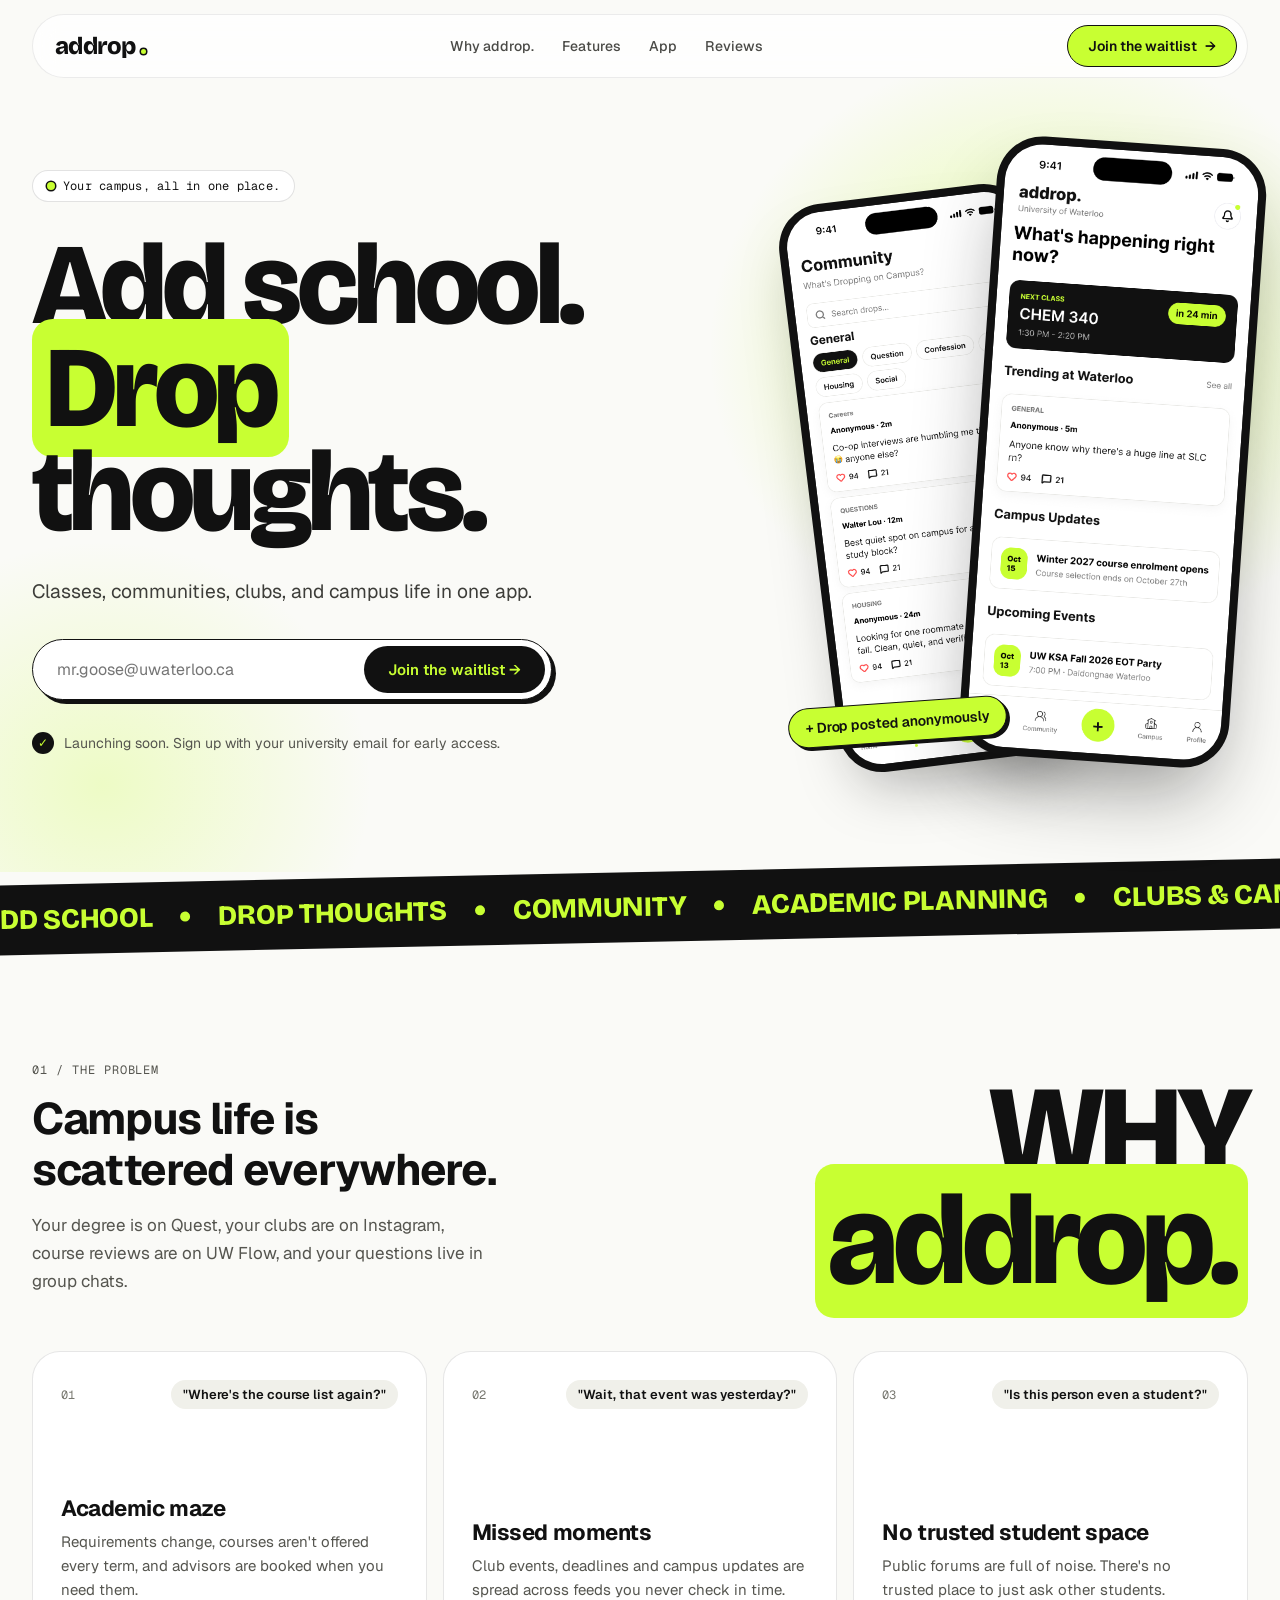
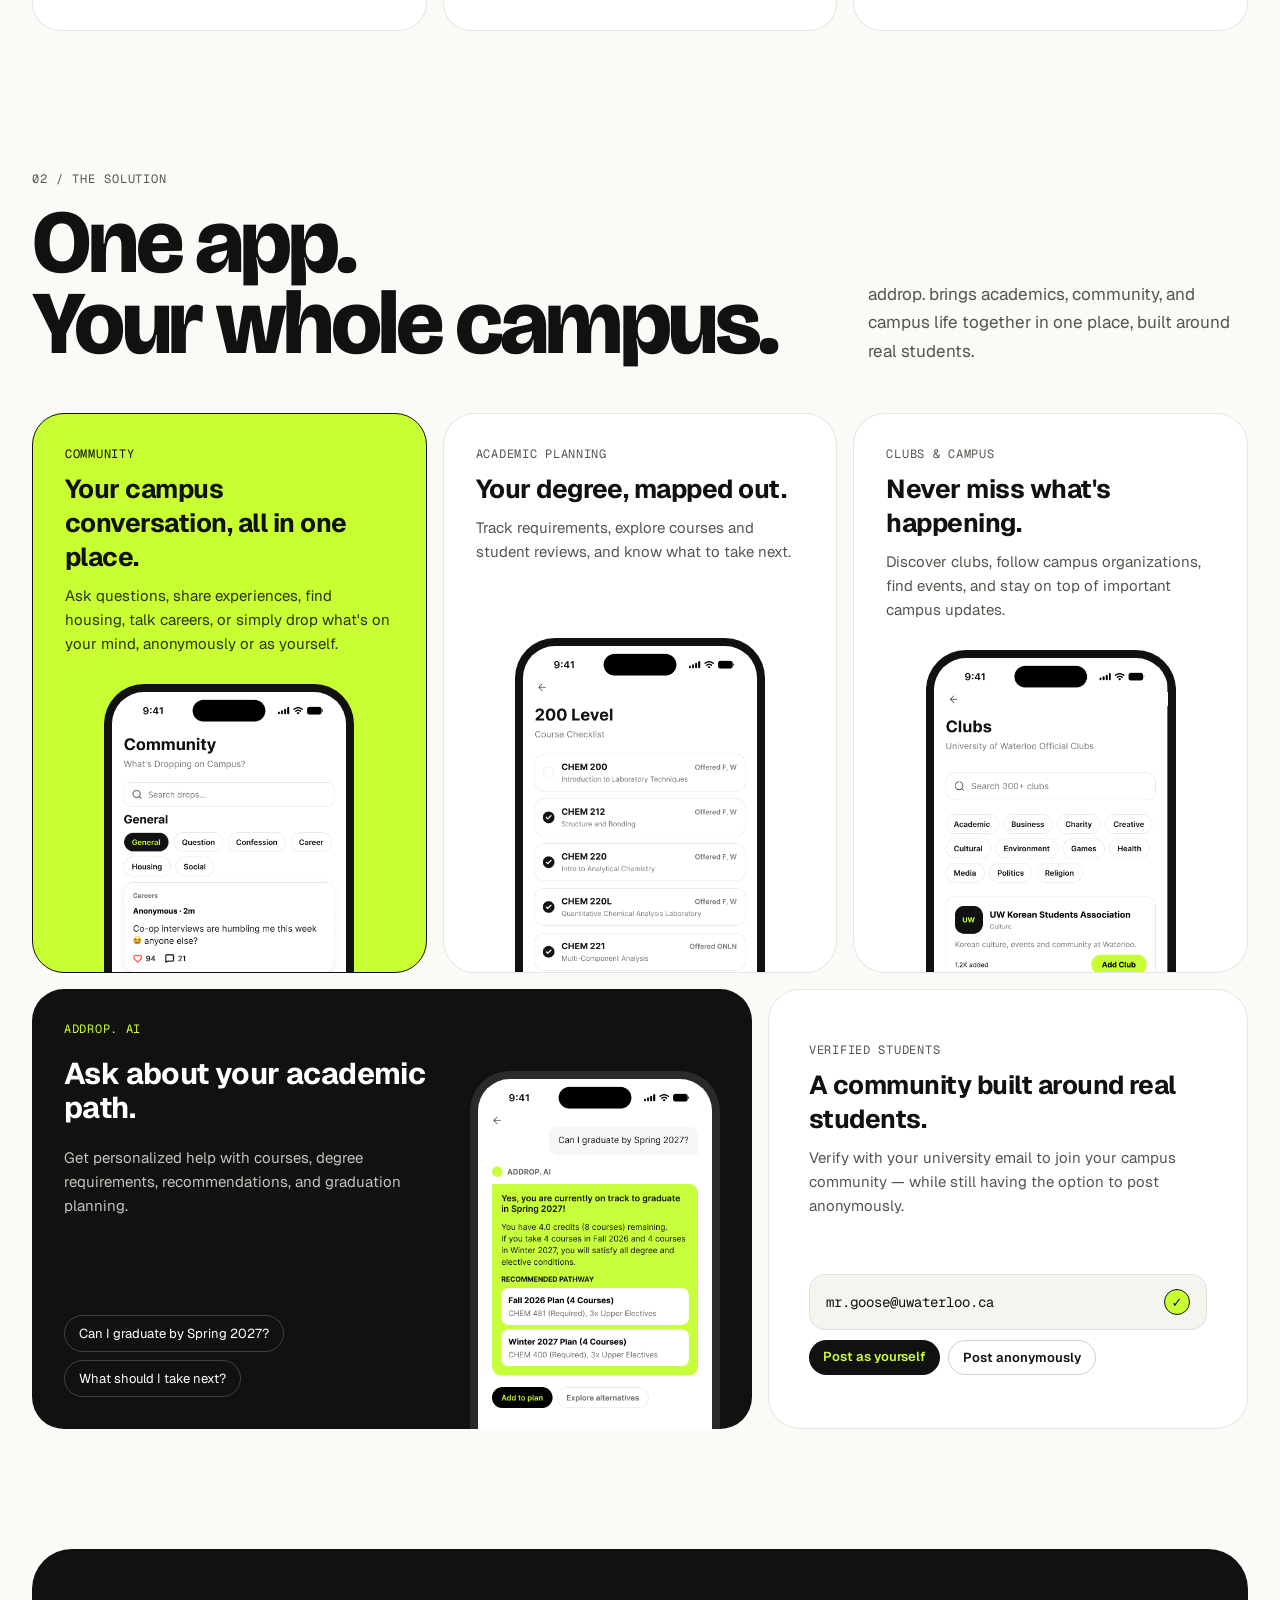
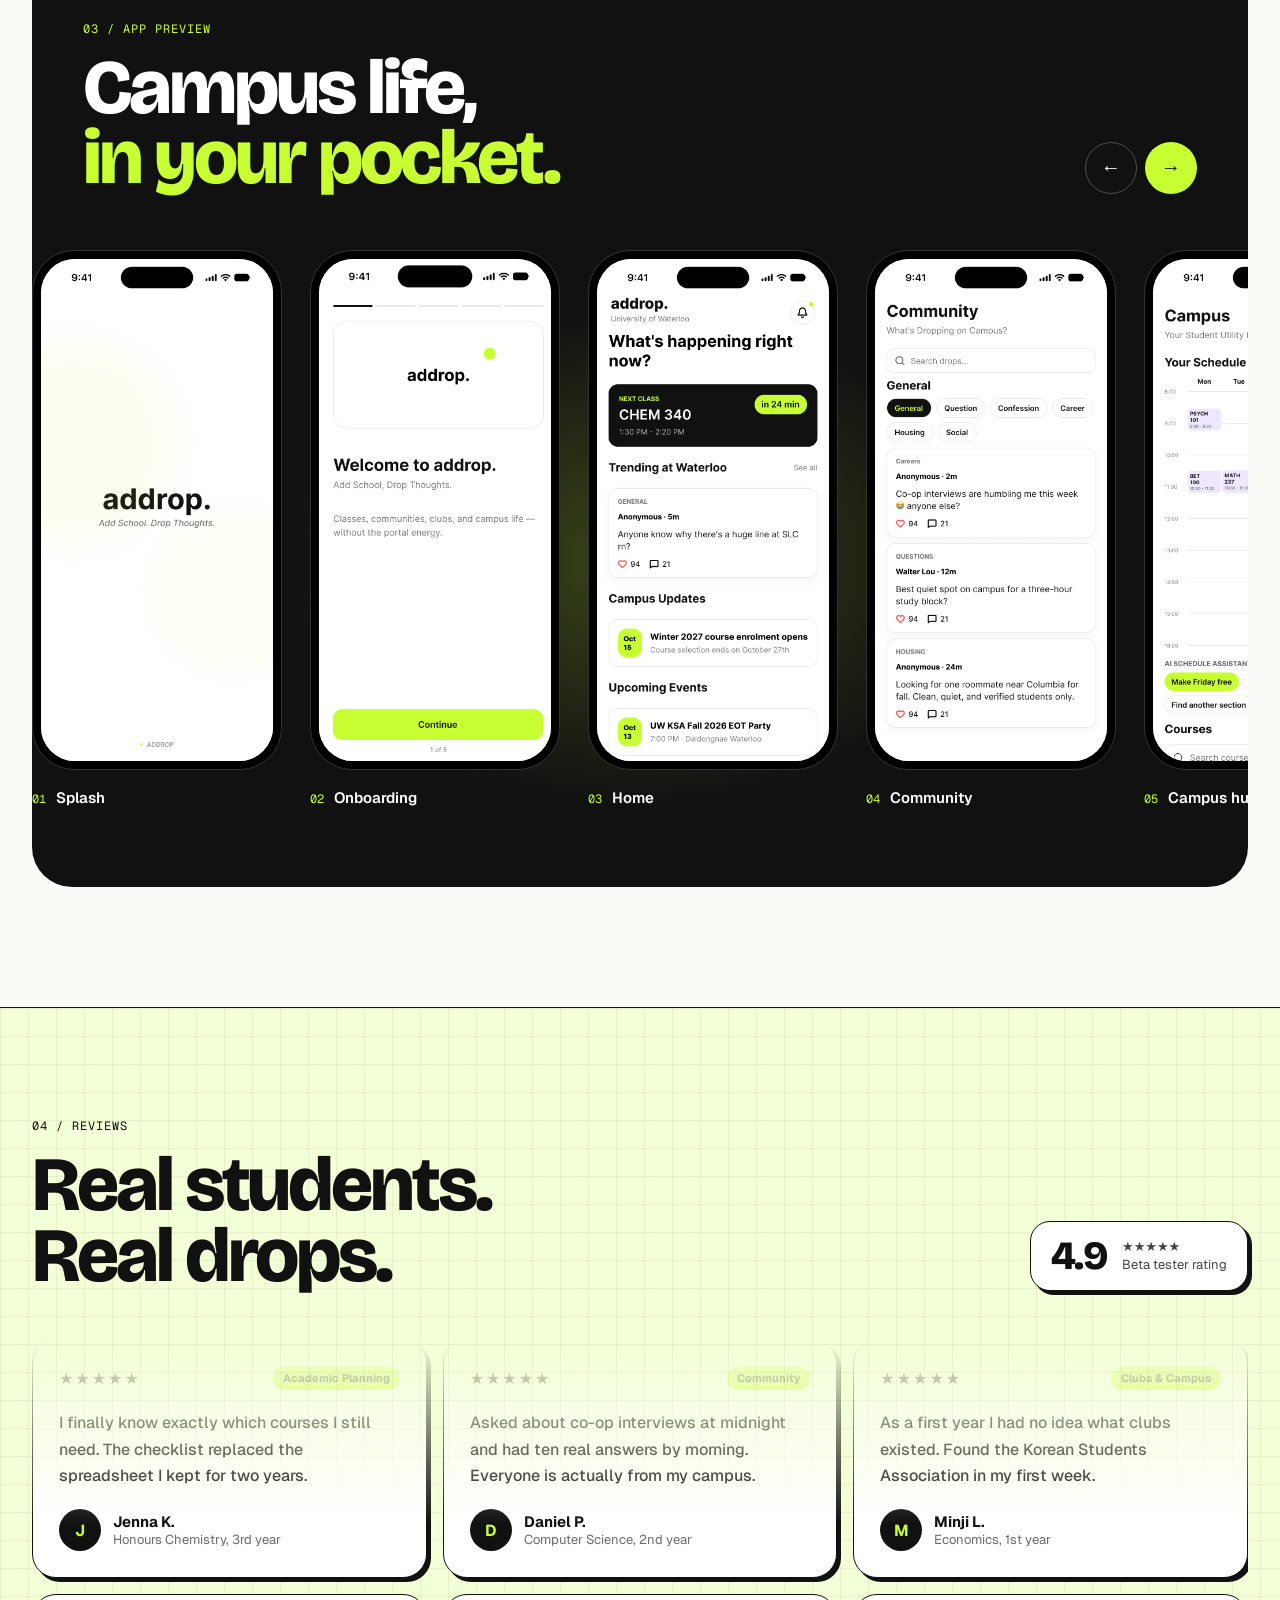
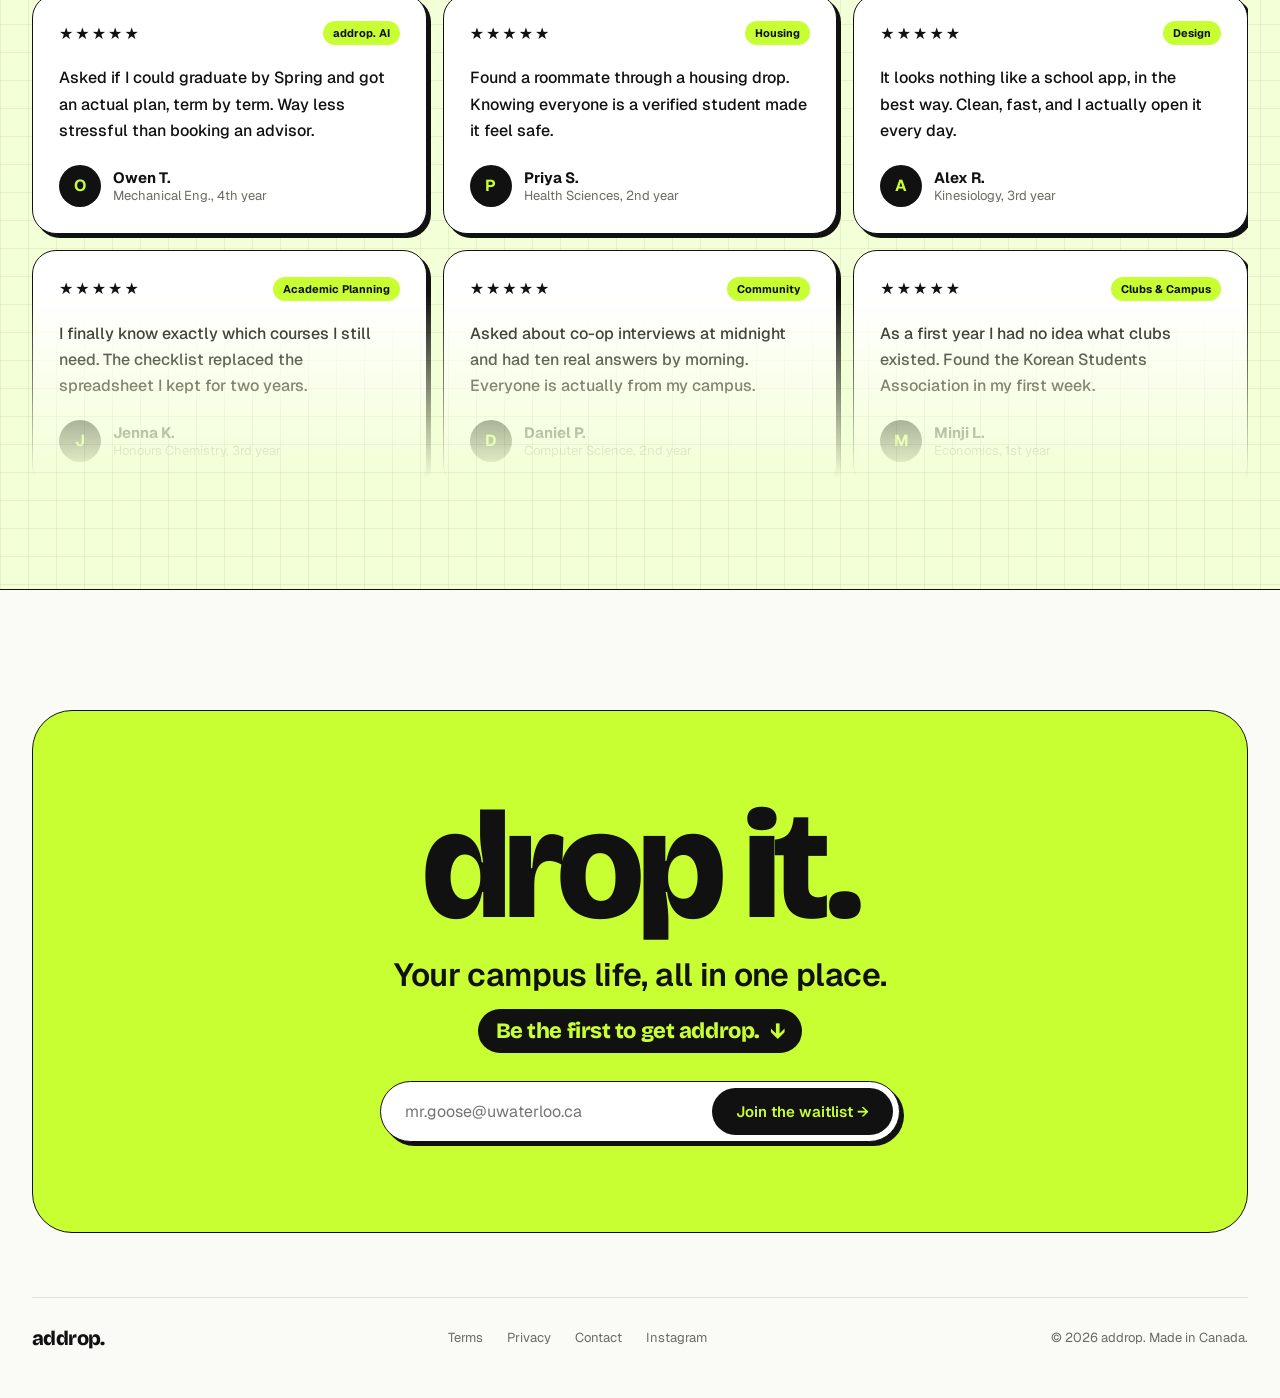
<file: site/index.html>
<!DOCTYPE html>
<html lang="en">
<head>
<meta charset="utf-8">
<meta name="viewport" content="width=device-width, initial-scale=1">
<title>addrop. — Add school. Drop thoughts.</title>
<meta name="description" content="addrop. brings academics, community, and campus life together in one app, built around verified students. Join the waitlist.">
<meta name="theme-color" content="#C8FF32">
<link rel="preconnect" href="https://fonts.googleapis.com">
<link rel="preconnect" href="https://fonts.gstatic.com" crossorigin>
<link href="https://fonts.googleapis.com/css2?family=Bricolage+Grotesque:opsz,wght@12..96,500;12..96,700;12..96,800&amp;family=Geist:wght@400;500;600;700&amp;family=Geist+Mono:wght@500&amp;display=swap" rel="stylesheet">
<link rel="stylesheet" href="styles.css">
<script src="main.js" defer></script>
</head>
<body>
<div class="page">

<!-- NAV -->
<header class="nav">
  <div class="nav__bar">
    <a href="#" class="logo" aria-label="addrop. home">addrop&nbsp;<span class="logo__dot"></span></a>
    <nav class="nav__links" aria-label="Primary">
      <a href="#why">Why addrop.</a>
      <a href="#features">Features</a>
      <a href="#preview">App</a>
      <a href="#reviews">Reviews</a>
    </nav>
    <a href="#download" class="nav__cta">Join the waitlist <span aria-hidden="true">→</span></a>
  </div>
</header>

<main>

<!-- HERO -->
<section class="hero">
  <div class="hero__glow"></div>
  <div class="hero__inner">
    <div class="hero__copy">
      <span class="pill-tag"><span class="pill-tag__dot"></span>Your campus, all in one place.</span>
      <h1 class="display hero__title">
        <span>Add school.</span>
        <span><span class="hl">Drop</span> thoughts.</span>
      </h1>
      <p class="hero__lede">Classes, communities, clubs, and campus life in one app.</p>
      <form class="waitlist" data-waitlist="hero" novalidate>
        <input class="sr-only" type="text" name="company" tabindex="-1" autocomplete="off" aria-hidden="true">
        <label class="sr-only" for="hero-email">University email</label>
        <input id="hero-email" type="email" name="email" required autocomplete="email" placeholder="mr.goose@uwaterloo.ca">
        <button type="submit">Join the waitlist →</button>
      </form>
      <p class="waitlist-error" role="alert" hidden></p>
      <div class="waitlist-done" role="status" hidden>
        <span class="waitlist-done__check" aria-hidden="true">✓</span>
        <span>You're on the list. We'll email <b data-email></b> at launch.</span>
      </div>
      <div class="hero__note">
        <span class="check" aria-hidden="true">✓</span>
        Launching soon. Sign up with your university email for early access.
      </div>
    </div>

    <div class="hero__phones">
      <div class="phone phone--back">
        <img src="assets/community.png" alt="addrop. Community screen" width="402" height="956">
      </div>
      <div class="phone phone--front">
        <img src="assets/home.png" alt="addrop. Home screen" width="402" height="956">
      </div>
      <div class="hero__chip" aria-hidden="true">+ Drop posted anonymously</div>
    </div>
  </div>
</section>

<!-- MARQUEE -->
<div class="marquee" aria-hidden="true">
  <div class="marquee__track"><span class="marquee__item">ADD SCHOOL</span><span class="marquee__item">DROP THOUGHTS</span><span class="marquee__item">COMMUNITY</span><span class="marquee__item">ACADEMIC PLANNING</span><span class="marquee__item">CLUBS &amp; CAMPUS</span><span class="marquee__item">ADDROP. AI</span><span class="marquee__item">VERIFIED STUDENTS</span><span class="marquee__item">ADD SCHOOL</span><span class="marquee__item">DROP THOUGHTS</span><span class="marquee__item">COMMUNITY</span><span class="marquee__item">ACADEMIC PLANNING</span><span class="marquee__item">CLUBS &amp; CAMPUS</span><span class="marquee__item">ADDROP. AI</span><span class="marquee__item">VERIFIED STUDENTS</span><span class="marquee__item">ADD SCHOOL</span><span class="marquee__item">DROP THOUGHTS</span><span class="marquee__item">COMMUNITY</span><span class="marquee__item">ACADEMIC PLANNING</span><span class="marquee__item">CLUBS &amp; CAMPUS</span><span class="marquee__item">ADDROP. AI</span><span class="marquee__item">VERIFIED STUDENTS</span><span class="marquee__item">ADD SCHOOL</span><span class="marquee__item">DROP THOUGHTS</span><span class="marquee__item">COMMUNITY</span><span class="marquee__item">ACADEMIC PLANNING</span><span class="marquee__item">CLUBS &amp; CAMPUS</span><span class="marquee__item">ADDROP. AI</span><span class="marquee__item">VERIFIED STUDENTS</span></div>
</div>

<!-- PROBLEM -->
<section id="why" class="problem">
  <div class="wrap">
    <div class="section-head">
      <div class="problem__intro">
        <div class="eyebrow">01 / THE PROBLEM</div>
        <h2 class="problem__title">Campus life is scattered everywhere.</h2>
        <p class="problem__body">Your degree is on Quest, your clubs are on Instagram, course reviews are on UW Flow, and your questions live in group chats.</p>
      </div>
      <div class="display problem__why" aria-hidden="true">WHY<br><span class="hl">addrop.</span></div>
    </div>
    <div class="card-grid">
      <article class="problem-card">
        <div class="problem-card__top"><span class="problem-card__num">01</span><span class="problem-card__quote">"Where's the course list again?"</span></div>
        <div><h3>Academic maze</h3><p>Requirements change, courses aren't offered every term, and advisors are booked when you need them.</p></div>
      </article>
      <article class="problem-card">
        <div class="problem-card__top"><span class="problem-card__num">02</span><span class="problem-card__quote">"Wait, that event was yesterday?"</span></div>
        <div><h3>Missed moments</h3><p>Club events, deadlines and campus updates are spread across feeds you never check in time.</p></div>
      </article>
      <article class="problem-card">
        <div class="problem-card__top"><span class="problem-card__num">03</span><span class="problem-card__quote">"Is this person even a student?"</span></div>
        <div><h3>No trusted student space</h3><p>Public forums are full of noise. There's no trusted place to just ask other students.</p></div>
      </article>
    </div>
  </div>
</section>

<!-- SOLUTION / FEATURES -->
<section id="features" class="features">
  <div class="wrap">
    <div class="section-head">
      <div>
        <div class="eyebrow">02 / THE SOLUTION</div>
        <h2 class="display features__title">One app.<br>Your whole campus.</h2>
      </div>
      <p class="features__lede">addrop. brings academics, community, and campus life together in one place, built around real students.</p>
    </div>

    <div class="features__grid">
      <article class="feature feature--shot feature--lime">
        <div>
          <div class="feature__label">COMMUNITY</div>
          <h3>Your campus conversation, all in one place.</h3>
          <p>Ask questions, share experiences, find housing, talk careers, or simply drop what's on your mind, anonymously or as yourself.</p>
        </div>
        <div class="crop-phone"><img src="assets/community.png" alt="Community feed" loading="lazy"></div>
      </article>

      <article class="feature feature--shot">
        <div>
          <div class="feature__label">ACADEMIC PLANNING</div>
          <h3>Your degree, mapped out.</h3>
          <p>Track requirements, explore courses and student reviews, and know what to take next.</p>
        </div>
        <div class="crop-phone"><img src="assets/level200.png" alt="Course checklist" loading="lazy"></div>
      </article>

      <article class="feature feature--shot">
        <div>
          <div class="feature__label">CLUBS &amp; CAMPUS</div>
          <h3>Never miss what's happening.</h3>
          <p>Discover clubs, follow campus organizations, find events, and stay on top of important campus updates.</p>
        </div>
        <div class="crop-phone"><img src="assets/clubs.png" alt="Clubs" loading="lazy"></div>
      </article>

      <article class="feature feature--ai">
        <div class="feature__copy">
          <div class="feature__label">ADDROP. AI</div>
          <h3>Ask about your academic path.</h3>
          <p>Get personalized help with courses, degree requirements, recommendations, and graduation planning.</p>
          <div class="ai-prompts">
            <span>Can I graduate by Spring 2027?</span>
            <span>What should I take next?</span>
          </div>
        </div>
        <div class="crop-phone"><img src="assets/ai.png" alt="addrop. AI chat" loading="lazy"></div>
      </article>

      <article class="feature feature--verified">
        <div class="feature__copy">
          <div class="feature__label">VERIFIED STUDENTS</div>
          <h3>A community built around real students.</h3>
          <p>Verify with your university email to join your campus community — while still having the option to post anonymously.</p>
        </div>
        <div class="verify-demo" aria-hidden="true">
          <div class="verify-demo__email">
            <span>mr.goose@uwaterloo.ca</span>
            <span class="verify-demo__check">✓</span>
          </div>
          <div class="verify-demo__modes">
            <span class="is-on">Post as yourself</span>
            <span>Post anonymously</span>
          </div>
        </div>
      </article>
    </div>
  </div>
</section>

<!-- APP PREVIEW -->
<section id="preview" class="preview">
  <div class="preview__panel">
    <div class="preview__glow"></div>
    <div class="section-head">
      <div>
        <div class="eyebrow">03 / APP PREVIEW</div>
        <h2 class="display preview__title">Campus life,<br><span>in your pocket.</span></h2>
      </div>
      <div class="preview__arrows">
        <button type="button" class="prev" data-rail-dir="-1" aria-label="Previous screens">←</button>
        <button type="button" class="next" data-rail-dir="1" aria-label="Next screens">→</button>
      </div>
    </div>
    <ul class="rail" data-rail>
      <li><div class="rail__phone"><img src="assets/start.png" alt="Splash screen" loading="lazy"></div><div class="rail__caption"><span>01</span><span>Splash</span></div></li>
      <li><div class="rail__phone"><img src="assets/welcome.png" alt="Onboarding screen" loading="lazy"></div><div class="rail__caption"><span>02</span><span>Onboarding</span></div></li>
      <li><div class="rail__phone"><img src="assets/home.png" alt="Home screen" loading="lazy"></div><div class="rail__caption"><span>03</span><span>Home</span></div></li>
      <li><div class="rail__phone"><img src="assets/community.png" alt="Community screen" loading="lazy"></div><div class="rail__caption"><span>04</span><span>Community</span></div></li>
      <li><div class="rail__phone"><img src="assets/campus.png" alt="Campus hub screen" loading="lazy"></div><div class="rail__caption"><span>05</span><span>Campus hub</span></div></li>
      <li><div class="rail__phone"><img src="assets/level200.png" alt="Course checklist screen" loading="lazy"></div><div class="rail__caption"><span>06</span><span>Course checklist</span></div></li>
      <li><div class="rail__phone"><img src="assets/clubs.png" alt="Clubs screen" loading="lazy"></div><div class="rail__caption"><span>07</span><span>Clubs</span></div></li>
      <li><div class="rail__phone"><img src="assets/ai.png" alt="addrop. AI screen" loading="lazy"></div><div class="rail__caption"><span>08</span><span>addrop. AI</span></div></li>
      <li><div class="rail__phone"><img src="assets/profile.png" alt="Profile screen" loading="lazy"></div><div class="rail__caption"><span>09</span><span>Profile</span></div></li>
    </ul>
  </div>
</section>

<!-- REVIEWS (placeholder copy — replace with real beta tester quotes and rating before launch) -->
<section id="reviews" class="reviews">
  <div class="wrap">
    <div class="section-head">
      <div>
        <div class="eyebrow">04 / REVIEWS</div>
        <h2 class="display reviews__title">Real students.<br>Real drops.</h2>
      </div>
      <div class="rating">
        <span class="rating__score">4.9</span>
        <span class="rating__label"><span aria-hidden="true">★★★★★</span><br>Beta tester rating</span>
      </div>
    </div>
    <div class="card-grid" data-review-columns>
      <figure class="review">
        <div class="review__top"><span class="review__stars" aria-label="5 out of 5 stars">★★★★★</span><span class="review__tag">Academic Planning</span></div>
        <blockquote>I finally know exactly which courses I still need. The checklist replaced the spreadsheet I kept for two years.</blockquote>
        <figcaption class="review__who">
          <span class="review__avatar" aria-hidden="true">J</span>
          <div><div class="review__name">Jenna K.</div><div class="review__major">Honours Chemistry, 3rd year</div></div>
        </figcaption>
      </figure>
      <figure class="review">
        <div class="review__top"><span class="review__stars" aria-label="5 out of 5 stars">★★★★★</span><span class="review__tag">Community</span></div>
        <blockquote>Asked about co-op interviews at midnight and had ten real answers by morning. Everyone is actually from my campus.</blockquote>
        <figcaption class="review__who">
          <span class="review__avatar" aria-hidden="true">D</span>
          <div><div class="review__name">Daniel P.</div><div class="review__major">Computer Science, 2nd year</div></div>
        </figcaption>
      </figure>
      <figure class="review">
        <div class="review__top"><span class="review__stars" aria-label="5 out of 5 stars">★★★★★</span><span class="review__tag">Clubs &amp; Campus</span></div>
        <blockquote>As a first year I had no idea what clubs existed. Found the Korean Students Association in my first week.</blockquote>
        <figcaption class="review__who">
          <span class="review__avatar" aria-hidden="true">M</span>
          <div><div class="review__name">Minji L.</div><div class="review__major">Economics, 1st year</div></div>
        </figcaption>
      </figure>
      <figure class="review">
        <div class="review__top"><span class="review__stars" aria-label="5 out of 5 stars">★★★★★</span><span class="review__tag">addrop. AI</span></div>
        <blockquote>Asked if I could graduate by Spring and got an actual plan, term by term. Way less stressful than booking an advisor.</blockquote>
        <figcaption class="review__who">
          <span class="review__avatar" aria-hidden="true">O</span>
          <div><div class="review__name">Owen T.</div><div class="review__major">Mechanical Eng., 4th year</div></div>
        </figcaption>
      </figure>
      <figure class="review">
        <div class="review__top"><span class="review__stars" aria-label="5 out of 5 stars">★★★★★</span><span class="review__tag">Housing</span></div>
        <blockquote>Found a roommate through a housing drop. Knowing everyone is a verified student made it feel safe.</blockquote>
        <figcaption class="review__who">
          <span class="review__avatar" aria-hidden="true">P</span>
          <div><div class="review__name">Priya S.</div><div class="review__major">Health Sciences, 2nd year</div></div>
        </figcaption>
      </figure>
      <figure class="review">
        <div class="review__top"><span class="review__stars" aria-label="5 out of 5 stars">★★★★★</span><span class="review__tag">Design</span></div>
        <blockquote>It looks nothing like a school app, in the best way. Clean, fast, and I actually open it every day.</blockquote>
        <figcaption class="review__who">
          <span class="review__avatar" aria-hidden="true">A</span>
          <div><div class="review__name">Alex R.</div><div class="review__major">Kinesiology, 3rd year</div></div>
        </figcaption>
      </figure>
    </div>
  </div>
</section>

<!-- CTA -->
<section id="download" class="cta">
  <div class="cta__panel">
    <h2 class="display cta__title">drop it.</h2>
    <div class="cta__sub">
      <p>Your campus life, all in one place.</p>
      <span class="cta__label">Be the first to get addrop. <span aria-hidden="true">↓</span></span>
    </div>
    <form class="waitlist" data-waitlist="cta" novalidate>
      <input class="sr-only" type="text" name="company" tabindex="-1" autocomplete="off" aria-hidden="true">
      <label class="sr-only" for="cta-email">University email</label>
      <input id="cta-email" type="email" name="email" required autocomplete="email" placeholder="mr.goose@uwaterloo.ca">
      <button type="submit">Join the waitlist →</button>
    </form>
    <p class="waitlist-error" role="alert" hidden></p>
    <div class="waitlist-done" role="status" hidden>
      <span class="waitlist-done__check" aria-hidden="true">✓</span>
      <span>You're on the list. We'll email <b data-email></b> at launch.</span>
    </div>
  </div>
  <footer class="footer">
    <div class="footer__logo">addrop.</div>
    <div class="footer__links"><a href="#">Terms</a><a href="#">Privacy</a><a href="#">Contact</a><a href="#">Instagram</a></div>
    <div>© 2026 addrop. Made in Canada.</div>
  </footer>
</section>

</main>
</div>
</body>
</html>
</file>
<file: site/styles.css>
/* addrop. landing page — implemented from "Addrop Landing v2.dc.html" (Claude Design handoff) */

:root {
  --lime: #C8FF32;
  --ink: #111111;
  --paper: #FAFAF7;
  --muted: #55554f;
  --gutter: clamp(16px, 3vw, 32px);
  --display: 'Bricolage Grotesque', sans-serif;
  --mono: 'Geist Mono', monospace;
}

*, *::before, *::after { box-sizing: border-box; }

body {
  margin: 0;
  background: var(--paper);
  color: var(--ink);
  font-family: 'Geist', system-ui, sans-serif;
  -webkit-font-smoothing: antialiased;
}

a { color: var(--ink); text-decoration: none; }

img { display: block; }

.page { min-height: 100vh; overflow-x: hidden; }
.wrap { max-width: 1280px; margin: 0 auto; }

.eyebrow {
  font-family: var(--mono);
  font-size: 12px;
  letter-spacing: 0.08em;
  margin-bottom: 16px;
  color: var(--muted);
}

.display {
  margin: 0;
  font-family: var(--display);
  font-weight: 800;
  letter-spacing: -0.04em;
}

.section-head {
  display: flex;
  flex-wrap: wrap;
  justify-content: space-between;
  align-items: flex-end;
  gap: 24px;
  margin-bottom: 48px;
}

.hl { background: var(--lime); }

/* ---------- Nav ---------- */
.nav {
  position: sticky;
  top: 0;
  z-index: 50;
  padding: 14px var(--gutter);
}
.nav__bar {
  max-width: 1280px;
  margin: 0 auto;
  display: flex;
  align-items: center;
  justify-content: space-between;
  gap: 16px;
  padding: 10px 10px 10px 22px;
  border-radius: 999px;
  background: rgba(255, 255, 255, 0.78);
  backdrop-filter: blur(14px);
  -webkit-backdrop-filter: blur(14px);
  border: 1px solid rgba(17, 17, 17, 0.08);
}
.logo {
  font-family: var(--display);
  font-weight: 800;
  font-size: 24px;
  letter-spacing: -0.03em;
  display: flex;
  align-items: baseline;
  gap: 1px;
}
.logo__dot {
  width: 5px;
  height: 5px;
  border-radius: 50%;
  background: var(--lime);
  display: inline-block;
  box-shadow: 0 0 0 1.5px var(--ink);
}
.nav__links {
  display: flex;
  gap: 28px;
  font-size: 14px;
  font-weight: 500;
  color: #4a4a46;
  flex-wrap: wrap;
}
.nav__links a { color: inherit; }
.nav__cta {
  display: flex;
  align-items: center;
  gap: 8px;
  padding: 11px 20px;
  border-radius: 999px;
  background: var(--lime);
  color: var(--ink);
  font-size: 14px;
  font-weight: 600;
  border: 1.5px solid var(--ink);
  white-space: nowrap;
}

/* ---------- Hero ---------- */
.hero {
  position: relative;
  margin-top: -90px;
  padding: 140px var(--gutter) 90px;
}
.hero__glow {
  position: absolute;
  inset: 0;
  z-index: 0;
  pointer-events: none;
  background:
    radial-gradient(38% 50% at 82% 40%, rgba(200, 255, 50, 0.45), transparent 70%),
    radial-gradient(30% 40% at 8% 90%, rgba(200, 255, 50, 0.25), transparent 70%);
}
.hero__inner {
  position: relative;
  z-index: 1;
  max-width: 1280px;
  margin: 0 auto;
  display: flex;
  flex-wrap: wrap;
  gap: 48px;
  align-items: center;
  justify-content: space-between;
}
.hero__copy {
  flex: 1 1 560px;
  min-width: 0;
  display: flex;
  flex-direction: column;
  gap: 32px;
}
.pill-tag {
  align-self: flex-start;
  display: inline-flex;
  align-items: center;
  gap: 8px;
  padding: 7px 14px;
  border-radius: 999px;
  background: #fff;
  border: 1px solid rgba(17, 17, 17, 0.12);
  font-family: var(--mono);
  font-size: 12px;
  letter-spacing: 0.02em;
}
.pill-tag__dot {
  width: 8px;
  height: 8px;
  border-radius: 50%;
  background: var(--lime);
  box-shadow: 0 0 0 1.5px var(--ink);
}
.hero__title {
  font-size: clamp(60px, 9vw, 136px);
  line-height: 0.9;
}
.hero__title > span { display: block; }
.hero__title .hl {
  padding: 0 0.12em;
  border-radius: 0.18em;
  box-decoration-break: clone;
  -webkit-box-decoration-break: clone;
}
.hero__lede {
  margin: 0;
  max-width: 500px;
  font-size: clamp(17px, 1.5vw, 20px);
  line-height: 1.6;
  color: #3d3d39;
  text-wrap: pretty;
}
.hero__note {
  display: flex;
  align-items: center;
  gap: 10px;
  font-size: 14px;
  color: var(--muted);
}
.check {
  flex: 0 0 auto;
  width: 22px;
  height: 22px;
  border-radius: 50%;
  background: var(--ink);
  color: var(--lime);
  display: grid;
  place-items: center;
  font-size: 12px;
  font-weight: 700;
}

.hero__phones {
  flex: 0 1 auto;
  position: relative;
  margin: 0 auto;
  width: 440px;
  max-width: 100%;
  height: 640px;
}
.phone {
  position: absolute;
  background: var(--ink);
  padding: 8px;
}
.phone img {
  width: 100%;
  height: auto; /* the img's height="956" attribute would otherwise override aspect-ratio */
  aspect-ratio: 402 / 956;
  object-fit: cover;
  object-position: top;
}
.phone--back {
  left: 0;
  top: 50px;
  width: 250px;
  border-radius: 44px;
  transform: rotate(-7deg);
  box-shadow: 0 30px 60px -20px rgba(17, 17, 17, 0.35);
}
.phone--back img { border-radius: 36px; }
.phone--front {
  right: 0;
  top: 0;
  width: 270px;
  border-radius: 46px;
  transform: rotate(4deg);
  box-shadow: 0 40px 80px -20px rgba(17, 17, 17, 0.45);
}
.phone--front img { border-radius: 38px; }
.hero__chip {
  position: absolute;
  left: -20px;
  bottom: 40px;
  z-index: 3;
  display: flex;
  align-items: center;
  gap: 8px;
  padding: 10px 16px;
  border-radius: 999px;
  background: var(--lime);
  border: 1.5px solid var(--ink);
  font-size: 14px;
  font-weight: 600;
  transform: rotate(-4deg);
  box-shadow: 3px 3px 0 var(--ink);
}

/* ---------- Waitlist form (hero + CTA) ---------- */
.waitlist {
  display: flex;
  flex-wrap: wrap;
  gap: 8px;
  padding: 6px;
  border-radius: 999px;
  background: #fff;
  border: 1.5px solid var(--ink);
  max-width: 520px;
  width: 100%;
  box-shadow: 4px 4px 0 var(--ink);
}
.waitlist input {
  flex: 1 1 200px;
  min-width: 0;
  border: 0;
  outline: none;
  background: transparent;
  padding: 12px 18px;
  font: inherit;
  font-size: 16px;
  color: var(--ink);
}
.waitlist button {
  flex: 0 0 auto;
  border: 0;
  cursor: pointer;
  padding: 14px 24px;
  border-radius: 999px;
  background: var(--ink);
  color: var(--lime);
  font: inherit;
  font-size: 15px;
  font-weight: 600;
}
.waitlist button:disabled { opacity: 0.6; cursor: progress; }
.waitlist-done {
  display: flex;
  align-items: center;
  gap: 12px;
  padding: 14px 20px;
  border-radius: 999px;
  background: var(--ink);
  color: #fff;
  max-width: 520px;
  width: 100%;
  font-size: 15px;
  text-align: left;
}
.waitlist-done__check {
  flex: 0 0 26px;
  width: 26px;
  height: 26px;
  border-radius: 50%;
  background: var(--lime);
  color: var(--ink);
  display: grid;
  place-items: center;
  font-size: 13px;
  font-weight: 700;
}
.waitlist-done b { color: var(--lime); }
.waitlist-error {
  margin: -16px 0 0;
  font-size: 14px;
  color: #b00020;
}
.cta .waitlist-error { margin: 0; }
[hidden] { display: none !important; }

/* ---------- Marquee ---------- */
.marquee {
  overflow-anchor: none;
  background: var(--ink);
  color: var(--lime);
  padding: 18px 0;
  overflow: hidden;
  transform: rotate(-1.2deg);
  margin: 0 -20px;
}
.marquee__track {
  display: inline-flex;
  white-space: nowrap;
  animation: marquee 45s linear infinite;
  font-family: var(--display);
  font-weight: 800;
  font-size: 28px;
  letter-spacing: -0.01em;
}
.marquee__item {
  display: inline-flex;
  align-items: center;
  gap: 28px;
  padding-right: 28px;
}
.marquee__item::after {
  content: '';
  width: 10px;
  height: 10px;
  border-radius: 50%;
  background: var(--lime);
  display: inline-block;
}
@keyframes marquee { from { transform: translateX(0); } to { transform: translateX(-50%); } }
@media (prefers-reduced-motion: reduce) { .marquee__track { animation: none; } }

/* ---------- Problem ---------- */
.problem { padding: 120px var(--gutter) 60px; }
.problem .section-head { gap: 32px; margin-bottom: 56px; }
.problem__intro { max-width: 480px; }
.problem__title {
  margin: 0;
  font-size: clamp(30px, 3.6vw, 44px);
  line-height: 1.15;
  letter-spacing: -0.03em;
  font-weight: 700;
  text-wrap: pretty;
}
.problem__body {
  margin: 16px 0 0;
  font-size: 17px;
  line-height: 1.65;
  color: var(--muted);
  text-wrap: pretty;
}
.problem__why {
  font-size: clamp(64px, 10vw, 140px);
  line-height: 0.85;
  text-align: right;
}
.problem__why .hl { padding: 0 0.1em; border-radius: 0.15em; }

.card-grid {
  display: grid;
  grid-template-columns: repeat(auto-fit, minmax(min(100%, 280px), 1fr));
  gap: 16px;
}
.problem-card {
  border-radius: 28px;
  background: #fff;
  border: 1px solid rgba(17, 17, 17, 0.1);
  padding: 28px;
  min-height: 280px;
  display: flex;
  flex-direction: column;
  justify-content: space-between;
  gap: 24px;
}
.problem-card__top {
  display: flex;
  justify-content: space-between;
  align-items: center;
  gap: 8px;
  flex-wrap: wrap;
}
.problem-card__num { font-family: var(--mono); font-size: 12px; color: #77776f; }
.problem-card__quote {
  padding: 6px 12px;
  border-radius: 999px;
  background: #F0F0EA;
  font-size: 13px;
  font-weight: 600;
}
.problem-card h3 { margin: 0; font-size: 22px; font-weight: 700; letter-spacing: -0.02em; }
.problem-card p { margin: 8px 0 0; font-size: 15px; color: var(--muted); line-height: 1.6; }

/* ---------- Solution / features ---------- */
.features { padding: 80px var(--gutter) 120px; }
.features__title { font-size: clamp(48px, 7vw, 96px); line-height: 0.9; }
.features__lede {
  margin: 0;
  max-width: 380px;
  font-size: 17px;
  line-height: 1.65;
  color: var(--muted);
  text-wrap: pretty;
}
.features__grid { display: flex; flex-wrap: wrap; gap: 16px; }

.feature {
  flex: 1 1 380px;
  min-width: 0;
  border-radius: 32px;
  background: #fff;
  border: 1px solid rgba(17, 17, 17, 0.1);
  overflow: hidden;
}
.feature__label { font-family: var(--mono); font-size: 12px; letter-spacing: 0.06em; color: var(--muted); }
.feature h3 { margin: 10px 0 0; font-size: 26px; font-weight: 700; letter-spacing: -0.02em; }
.feature p { margin: 10px 0 0; font-size: 15px; line-height: 1.6; color: var(--muted); }

.feature--shot {
  height: 560px;
  padding: 32px 32px 0;
  display: flex;
  flex-direction: column;
  gap: 28px;
}
.feature--lime { background: var(--lime); border: 1.5px solid var(--ink); }
.feature--lime .feature__label { color: var(--ink); }
.feature--lime p { color: #2b3310; }

.crop-phone {
  margin: auto auto 0;
  width: 250px;
  border-radius: 40px 40px 0 0;
  background: var(--ink);
  padding: 8px 8px 0;
}
.crop-phone img {
  width: 100%;
  aspect-ratio: 402 / 560;
  object-fit: cover;
  object-position: top;
  border-radius: 32px 32px 0 0;
}

.feature--ai {
  flex: 2 1 520px;
  background: var(--ink);
  border: 0;
  color: #fff;
  min-height: 440px;
  padding: 32px 32px 0;
  display: flex;
  flex-wrap: wrap;
  gap: 32px;
}
.feature--ai .feature__copy {
  flex: 1 1 240px;
  display: flex;
  flex-direction: column;
  gap: 20px;
  padding-bottom: 32px;
}
.feature--ai .feature__label { color: var(--lime); }
.feature--ai h3 { margin: 0; font-size: 30px; line-height: 1.15; }
.feature--ai p { margin: 0; color: #c4c4bc; }
.ai-prompts { display: flex; flex-direction: column; gap: 8px; margin-top: auto; }
.ai-prompts span {
  align-self: flex-start;
  padding: 9px 14px;
  border-radius: 999px;
  border: 1px solid rgba(255, 255, 255, 0.2);
  font-size: 13px;
}
.feature--ai .crop-phone { flex: 0 0 250px; background: #2a2a28; }
.feature--ai .crop-phone img { aspect-ratio: 402 / 600; }

.feature--verified {
  padding: 40px;
  display: flex;
  flex-wrap: wrap;
  align-items: center;
  justify-content: space-between;
  gap: 32px 56px;
}
.feature--verified .feature__copy { flex: 1 1 360px; max-width: 560px; }
.verify-demo { flex: 1 1 320px; max-width: 440px; display: flex; flex-direction: column; gap: 10px; }
.verify-demo__email {
  display: flex;
  align-items: center;
  justify-content: space-between;
  gap: 12px;
  padding: 14px 16px;
  border-radius: 16px;
  background: #F5F5F0;
  border: 1px solid rgba(17, 17, 17, 0.08);
  font-family: var(--mono);
  font-size: 14px;
}
.verify-demo__check {
  width: 26px;
  height: 26px;
  border-radius: 50%;
  background: var(--lime);
  border: 1.5px solid var(--ink);
  display: grid;
  place-items: center;
  font-family: 'Geist', system-ui, sans-serif;
  font-size: 13px;
  font-weight: 700;
}
.verify-demo__modes { display: flex; gap: 8px; flex-wrap: wrap; }
.verify-demo__modes span {
  padding: 8px 14px;
  border-radius: 999px;
  border: 1px solid rgba(17, 17, 17, 0.2);
  font-size: 13px;
  font-weight: 600;
}
.verify-demo__modes .is-on { background: var(--ink); color: var(--lime); border: 0; }

/* ---------- App preview ---------- */
.preview { padding: 0 var(--gutter) 120px; }
.preview__panel {
  max-width: 1280px;
  margin: 0 auto;
  border-radius: 40px;
  background: var(--ink);
  color: #fff;
  padding: 72px 0 64px;
  position: relative;
  overflow: hidden;
}
.preview__glow {
  position: absolute;
  left: 50%;
  top: 65%;
  width: 700px;
  height: 500px;
  transform: translate(-50%, -50%);
  background: radial-gradient(closest-side, rgba(200, 255, 50, 0.22), transparent);
  pointer-events: none;
}
.preview .section-head {
  position: relative;
  padding: 0 clamp(20px, 4vw, 56px);
  margin-bottom: 0;
}
.preview .eyebrow { color: var(--lime); }
.preview__title { font-size: clamp(44px, 6vw, 80px); line-height: 0.92; }
.preview__title span { color: var(--lime); }
.preview__arrows { display: flex; gap: 8px; }
.preview__arrows button {
  width: 52px;
  height: 52px;
  border-radius: 50%;
  border: 1px solid rgba(255, 255, 255, 0.25);
  background: transparent;
  color: #fff;
  font-size: 20px;
  cursor: pointer;
}
.preview__arrows .next { border: 0; background: var(--lime); color: var(--ink); }
.rail {
  position: relative;
  display: flex;
  gap: 28px;
  overflow-x: auto;
  scroll-snap-type: x mandatory;
  padding: 56px clamp(20px, 4vw, 56px) 16px;
  scrollbar-width: none;
  margin: 0;
  list-style: none;
}
.rail::-webkit-scrollbar { display: none; }
.rail li {
  flex: 0 0 250px;
  scroll-snap-align: start;
  display: flex;
  flex-direction: column;
  gap: 18px;
}
.rail__phone { border-radius: 42px; background: #000; padding: 8px; border: 1px solid #333; }
.rail__phone img {
  width: 100%;
  aspect-ratio: 402 / 870;
  object-fit: cover;
  object-position: top;
  border-radius: 34px;
  background: #fff;
}
.rail__caption { display: flex; gap: 10px; align-items: baseline; }
.rail__caption span:first-child { font-family: var(--mono); font-size: 12px; color: var(--lime); }
.rail__caption span:last-child { font-size: 15px; font-weight: 600; }

/* ---------- Reviews ---------- */
.reviews {
  padding: 110px var(--gutter);
  background-color: #F3FFD6;
  background-image:
    linear-gradient(rgba(17, 17, 17, 0.06) 1px, transparent 1px),
    linear-gradient(90deg, rgba(17, 17, 17, 0.06) 1px, transparent 1px);
  background-size: 28px 28px;
  border-top: 1.5px solid var(--ink);
  border-bottom: 1.5px solid var(--ink);
}
.reviews .eyebrow { color: var(--ink); }
.reviews__title { font-size: clamp(44px, 6vw, 80px); line-height: 0.92; }
.rating {
  display: flex;
  align-items: center;
  gap: 14px;
  padding: 14px 20px;
  border-radius: 20px;
  background: #fff;
  border: 1.5px solid var(--ink);
  box-shadow: 4px 4px 0 var(--ink);
}
.rating__score {
  font-family: var(--display);
  font-size: 40px;
  font-weight: 800;
  letter-spacing: -0.03em;
  line-height: 1;
}
.rating__label { font-size: 13px; line-height: 1.4; color: #44443f; }
.review {
  margin: 0;
  border-radius: 24px;
  background: #fff;
  border: 1.5px solid var(--ink);
  padding: 26px;
  display: flex;
  flex-direction: column;
  gap: 20px;
  box-shadow: 4px 4px 0 var(--ink);
}
.review__top { display: flex; justify-content: space-between; align-items: center; }
.review__stars { letter-spacing: 2px; }
.review__tag {
  padding: 5px 10px;
  border-radius: 999px;
  background: var(--lime);
  font-size: 11px;
  font-weight: 700;
}
.review blockquote {
  margin: 0;
  font-size: 16px;
  line-height: 1.65;
  font-weight: 500;
  text-wrap: pretty;
  flex: 1;
}
.review__who { display: flex; align-items: center; gap: 12px; }
.review__avatar {
  width: 42px;
  height: 42px;
  border-radius: 50%;
  background: var(--ink);
  color: var(--lime);
  display: grid;
  place-items: center;
  font-weight: 700;
}
.review__name { font-size: 15px; font-weight: 700; }
.review__major { font-size: 13px; color: #6b6b64; }

/* Scrolling testimonial columns (ported from the 21st.dev "testimonials-columns-1"
   component: each column loops translateY(0 → -50%) over a doubled list, with the
   top and bottom faded out by a mask). Built by initReviewColumns() in main.js. */
.review-columns {
  /* Never use the moving cards as the browser's scroll anchor; otherwise the page
     can creep upward along with them while the reader is parked on this section. */
  overflow-anchor: none;
  display: flex;
  gap: 16px;
  max-height: 740px;
  /* Clip vertically only, so the cards' 4px offset shadow isn't cut on the right. */
  overflow: visible;
  clip-path: inset(0 -12px);
  -webkit-mask-image: linear-gradient(to bottom, transparent, #000 25%, #000 75%, transparent);
  mask-image: linear-gradient(to bottom, transparent, #000 25%, #000 75%, transparent);
}
.review-column { flex: 1 1 0; min-width: 0; }
.review-column__track {
  display: flex;
  flex-direction: column;
  gap: 16px;
  padding-bottom: 16px;
  animation: review-scroll var(--duration, 15s) linear infinite;
}
@keyframes review-scroll { from { transform: translateY(0); } to { transform: translateY(-50%); } }
@media (prefers-reduced-motion: reduce) {
  .review-column__track { animation: none; }
}

.reveal {
  opacity: 0;
  transform: translateY(20px);
  transition: opacity 0.8s cubic-bezier(0.16, 1, 0.3, 1) 0.1s, transform 0.8s cubic-bezier(0.16, 1, 0.3, 1) 0.1s;
}
.reveal.is-visible { opacity: 1; transform: none; }

/* ---------- CTA + footer ---------- */
.cta { padding: 40px var(--gutter) 48px; }
.cta__panel {
  max-width: 1280px;
  margin: 80px auto 0;
  border-radius: 40px;
  background: var(--lime);
  border: 1.5px solid var(--ink);
  padding: clamp(48px, 7vw, 96px) clamp(24px, 5vw, 72px);
  display: flex;
  flex-direction: column;
  align-items: center;
  text-align: center;
  gap: 28px;
}
.cta__title { font-size: clamp(64px, 12vw, 184px); line-height: 0.85; }
.cta__sub { display: flex; flex-direction: column; align-items: center; gap: 14px; margin-top: -4px; }
.cta__sub p {
  margin: 0;
  font-size: clamp(22px, 2.6vw, 32px);
  font-weight: 600;
  letter-spacing: -0.02em;
  line-height: 1.25;
  color: var(--ink);
  text-wrap: balance;
}
.cta__label {
  display: inline-flex;
  align-items: center;
  gap: 10px;
  padding: 8px 18px;
  border-radius: 999px;
  background: var(--ink);
  color: var(--lime);
  font-family: var(--display);
  font-size: clamp(18px, 1.8vw, 22px);
  font-weight: 800;
  letter-spacing: -0.02em;
}
.cta__label span { font-family: 'Geist', sans-serif; }

.footer {
  max-width: 1280px;
  margin: 64px auto 0;
  padding-top: 28px;
  border-top: 1px solid rgba(17, 17, 17, 0.12);
  display: flex;
  flex-wrap: wrap;
  justify-content: space-between;
  align-items: center;
  gap: 16px;
  font-size: 13px;
  color: #6b6b64;
}
.footer__logo {
  font-family: var(--display);
  font-weight: 800;
  font-size: 20px;
  letter-spacing: -0.03em;
  color: var(--ink);
}
.footer__links { display: flex; gap: 24px; flex-wrap: wrap; }
.footer__links a { color: inherit; }

.sr-only {
  position: absolute;
  width: 1px;
  height: 1px;
  padding: 0;
  margin: -1px;
  overflow: hidden;
  clip: rect(0, 0, 0, 0);
  white-space: nowrap;
  border: 0;
}

/* ---------- Small screens ----------
   The prototype has no mobile rules; these keep the nav and waitlist pill usable on phones. */
@media (max-width: 760px) {
  .nav__links { display: none; }
}
@media (max-width: 480px) {
  .nav__bar { padding-left: 18px; }
  .nav__cta { padding: 9px 14px; font-size: 13px; }
  .waitlist { border-radius: 26px; }
  .waitlist button { flex: 1 1 100%; }
  .waitlist-done { border-radius: 22px; }
}
</file>
